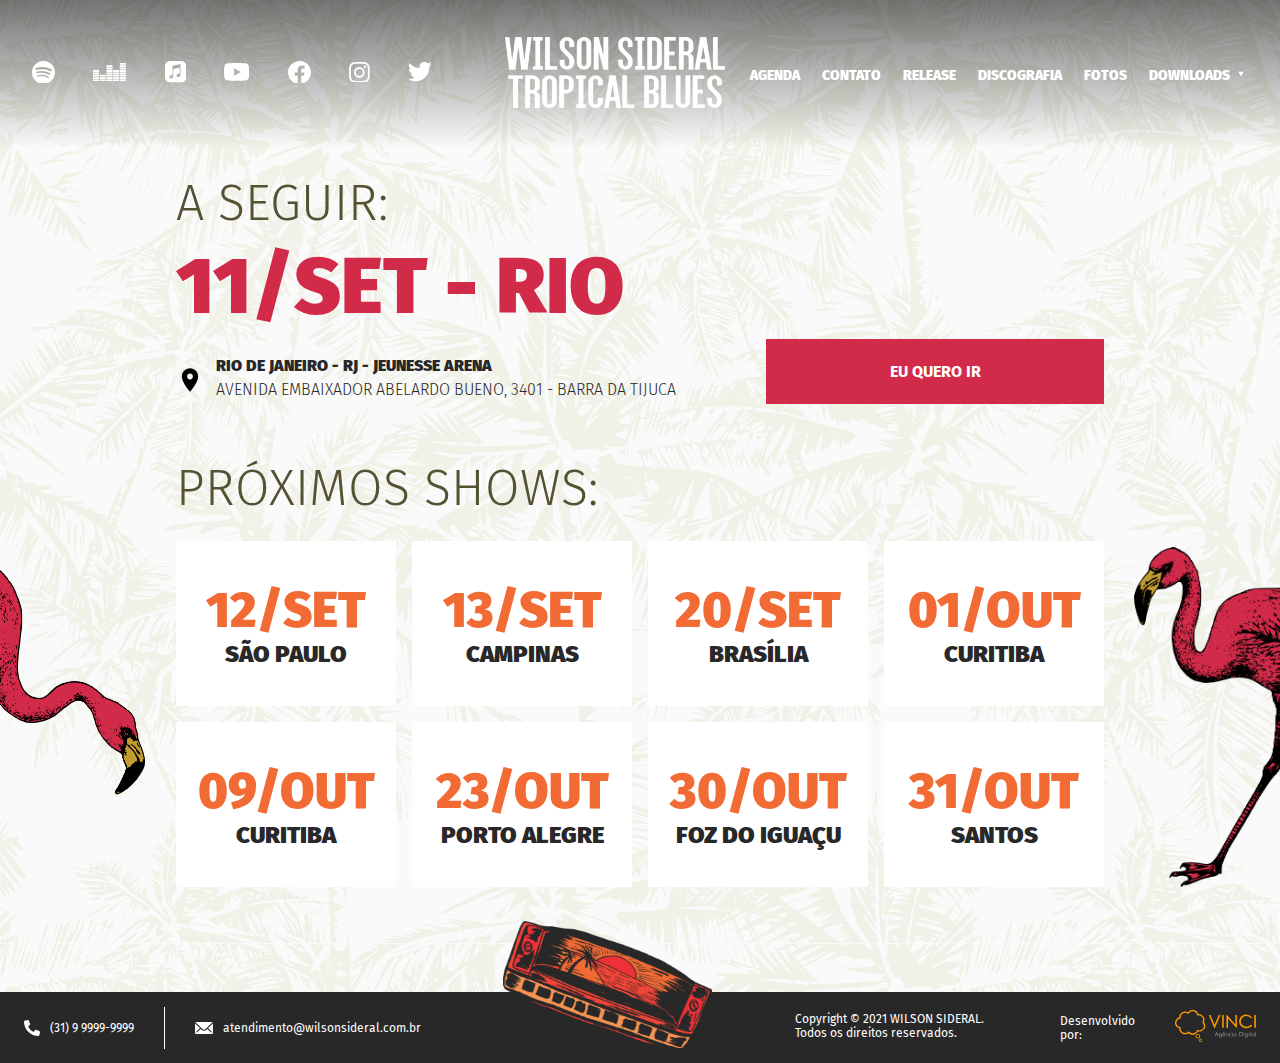
<file: agenda.html>
<!DOCTYPE html>
<html lang="pt-br">
<head>
    <meta charset="UTF-8">
    <meta http-equiv="X-UA-Compatible" content="IE=edge">
    <meta name="viewport" content="width=device-width, initial-scale=1.0">
    <meta name="description" content="Wilson Sideral">
    <link rel="preconnect" href="https://fonts.googleapis.com">
    <link rel="preconnect" href="https://fonts.gstatic.com" crossorigin>
    <link rel="stylesheet" href="./src/css/geral.css">
    <link rel="stylesheet" href="./src/css/agenda.css">
    <link href="https://fonts.googleapis.com/css2?family=Fira+Sans:wght@300;500;700;900&display=swap" rel="stylesheet">
    <title>agenda-wilson-sideral</title>
</head>

<body>
    <header class="main-header">

        <div class="logo-nav logo-header-mobile-only">
            <a href="/"><img id="logo-nav" src="./src/img/tb2 logo.png" alt="Logo-Wilson-Sideral" width="220px" height="71px"></a>
        </div>

        <nav class="navbar max-container">

            <ul class="icons">
                <li><a href="https://open.spotify.com/artist/43NwJ02BY0AU2fHjlSKLQO" target="_blank"><svg xmlns="http://www.w3.org/2000/svg" width="22.965" height="22.965" viewBox="0 0 22.965 22.965">
                            <defs>
                                <style>
                                    .nav-spotify {
                                        fill: #fff;
                                    }
                                </style>
                            </defs>
                            <path class="nav-spotify" d="M11.483.563A11.483,11.483,0,1,0,22.965,12.045,11.487,11.487,0,0,0,11.483.563Zm4.662,16.9a.883.883,0,0,1-.5 -.167C12.76,15.55,9.4,15.476,6.079,16.157a2.99,2.99,0,0,1-.551.12.721.721,0,0,1-.732-.732.734.734,0,0,1,.63-.778C9.218,13.93,13.094,14,16.4,15.981a.783.783,0,0,1,.449.764.7.7,0,0,1-.7.713Zm1.245-3.037a1.143,1.143,0,0,1-.569-.194A15,15,0,0,0,5.774,12.865a1.907,1.907,0,0,1-.551.12.9.9,0,0,1-.9-.9.911.911,0,0,1,.718-.958A15.574,15.574,0,0,1,9.57,10.5a16.208,16.208,0,0,1,8.2,2.107.965.965,0,0,1,.523.912.9.9,0,0,1-.9.9Zm1.435-3.528a1.065,1.065,0,0,1-.6-.181c-3.3-1.968-9.191-2.44-13.006-1.375a2.2,2.2,0,0,1-.6.12A1.069,1.069,0,0,1,3.547,8.364a1.094,1.094,0,0,1,.806-1.107,19.405,19.405,0,0,1,5.44-.7A19.555,19.555,0,0,1,19.3,8.767a1.087,1.087,0,0,1,.6,1.046,1.073,1.073,0,0,1-1.074,1.079Z" transform="translate(0 -0.563)" />
                        </svg></a></li>
                <li><a href="https://www.deezer.com/br/artist/1414683" target="_blank"><svg xmlns="http://www.w3.org/2000/svg" width="32.849" height="18.328" viewBox="0 0 32.849 18.328">
                            <defs>
                                <style>
                                    .nav-deezer {
                                        fill: #fff;
                                    }
                                </style>
                            </defs>
                            <path class="nav-deezer" d="M20.143,26.284h5.988V24.471H20.14v1.814Zm-13.427,0H12.7V24.471H6.715v1.814H6.72ZM0,26.284H5.988V24.471H0v1.814Zm13.427,0h5.995V24.471H13.427Zm13.434,0h5.988V24.471H26.861Zm0-2.36h5.988V22.118H26.861v1.82Zm-13.432,0h6.009V22.118h-6.01v1.82ZM0,23.925H6V22.118H0v1.82Zm6.72,0h5.995V22.118h-6v1.834l0-.014Zm13.454,0h5.995V22.118H20.149v1.834l.023-.014Zm0-2.354h5.995V19.764H20.149v1.82h.023Zm-13.42,0h5.968V19.764h-6v1.82h.022Zm-6.715,0H6.009V19.764H0v1.82H.022Zm13.427,0h5.995V19.764H13.441v1.82h.022Zm13.448,0h5.933V19.764H26.861v1.82H26.9Zm0-2.354h5.933V17.395H26.861v1.815H26.9Zm-13.427,0H19.46V17.395H13.438v1.815h.045Zm-13.427,0H6.022V17.395H0v1.815H.041Zm20.161,0h5.995V17.395H20.154v1.815h.06Zm0-2.354h5.995v-1.82H20.154v1.807h.06Zm-20.161,0H6.022V15.055H0v1.807H.041Zm13.427,0h5.995V15.055H13.427v1.807h.044Zm13.427,0h5.933v-1.82H26.861v1.818l.037,0ZM13.427,14.493h5.995V12.678H13.427Zm13.434,0h5.988V12.677H26.861ZM13.427,12.132h5.995V10.316H13.427v1.816Zm13.434,0h5.988V10.316H26.861v1.816Zm0-2.361h5.988V7.956H26.861Z" transform="translate(0 -7.956)" />
                        </svg></a></li>
                <li><a href="https://music.apple.com/br/artist/wilson-sideral/321735002" target="_blank"><svg xmlns="http://www.w3.org/2000/svg" width="21.23" height="21.228" viewBox="0 0 21.23 21.228">
                            <defs>
                                <style>
                                    .nav-apple-music {
                                        fill: #fff;
                                    }
                                </style>
                            </defs>
                            <g transform="translate(0)">
                                <path class="nav-apple-music" d="M21.228,5.418a8.164,8.164,0,0,0-.212-1.937A4.349,4.349,0,0,0,19.087.789a4.442,4.442,0,0,0-1.66-.643A9.285,9.285,0,0,0,16.044.013C16.008.01,15.97,0,15.934,0H5.3C5.164.01,5.03.017,4.9.024a6.169,6.169,0,0,0-1.94.355A4.419,4.419,0,0,0,.421,2.838,4.972,4.972,0,0,0,.1,4.084,9.385,9.385,0,0,0,.012,5.128c0,.028-.006.055-.009.082V16.022c.009.124.015.25.024.375a5.821,5.821,0,0,0,.44,2.1,4.406,4.406,0,0,0,2.861,2.479,5.814,5.814,0,0,0,1.144.2c.491.047.982.053,1.475.053H15.7a11.058,11.058,0,0,0,1.389-.088,4.722,4.722,0,0,0,2.031-.716,4.464,4.464,0,0,0,1.663-1.953,4.9,4.9,0,0,0,.327-1.171,10.811,10.811,0,0,0,.121-1.8q0-5.042,0-10.078ZM15.546,8.947V14a2.383,2.383,0,0,1-.216,1.067A1.873,1.873,0,0,1,14.1,16.075a4.082,4.082,0,0,1-.946.153,1.655,1.655,0,0,1-.8-3.147,3.773,3.773,0,0,1,.9-.287c.334-.073.67-.135,1-.212a.546.546,0,0,0,.451-.456.8.8,0,0,0,.018-.171q0-2.408,0-4.815a.641.641,0,0,0-.023-.164.254.254,0,0,0-.269-.207,3.2,3.2,0,0,0-.42.058q-1.008.2-2.017.4L9.94,7.647l-1.215.246c-.014,0-.028.009-.042.011a.4.4,0,0,0-.345.433c0,.037,0,.076,0,.115q0,3.452,0,6.9a2.712,2.712,0,0,1-.19,1.085,1.884,1.884,0,0,1-1.268,1.091,3.93,3.93,0,0,1-.951.152,1.628,1.628,0,0,1-1.7-1.366,1.65,1.65,0,0,1,1.021-1.835,5.217,5.217,0,0,1,.98-.274c.254-.053.509-.1.761-.157a.615.615,0,0,0,.531-.632v-.133q0-3.927,0-7.857A1.407,1.407,0,0,1,7.558,5.1a.614.614,0,0,1,.483-.458c.226-.058.456-.1.685-.146.648-.133,1.3-.262,1.946-.393L12.68,3.7c.593-.119,1.185-.239,1.778-.356a5.37,5.37,0,0,1,.587-.094.436.436,0,0,1,.49.426,1.818,1.818,0,0,1,.011.2q0,2.534,0,5.07Z" transform="translate(-0.003 -0.002)" />
                            </g>
                        </svg></a></li>
                <li><a href="https://www.youtube.com/channel/UCAL7n4EZA5difjBz1ltrwDA" target="_blank"><svg xmlns="http://www.w3.org/2000/svg" width="25.286" height="17.78" viewBox="0 0 25.286 17.78">
                            <defs>
                                <style>
                                    .nav-youtube {
                                        fill: #fff;
                                    }
                                </style>
                            </defs>
                            <path class="nav-youtube" d="M25.808,7.282a3.177,3.177,0,0,0-2.236-2.25C21.6,4.5,13.693,4.5,13.693,4.5s-7.907,0-9.879.532a3.177,3.177,0,0,0-2.236,2.25,33.331,33.331,0,0,0-.528,6.126,33.331,33.331,0,0,0,.528,6.126,3.13,3.13,0,0,0,2.236,2.214c1.972.532,9.879.532,9.879.532s7.907,0,9.879-.532a3.13,3.13,0,0,0,2.236-2.214,33.331,33.331,0,0,0,.528-6.126,33.331,33.331,0,0,0-.528-6.126Zm-14.7,9.886V9.648l6.609,3.76-6.609,3.76Z" transform="translate(-1.05 -4.5)" />
                        </svg></a></li>
                <li><a href="https://pt-br.facebook.com/wsideral" target="_blank"><svg xmlns="http://www.w3.org/2000/svg" width="22.965" height="22.826" viewBox="0 0 22.965 22.826">
                            <defs>
                                <style>
                                    .nav-facebook {
                                        fill: #fff;
                                    }
                                </style>
                            </defs>
                            <path class="nav-facebook" d="M23.528,12.045A11.483,11.483,0,1,0,10.251,23.389V15.364H7.334V12.045h2.917V9.515c0-2.878,1.713-4.467,4.337-4.467a17.671,17.671,0,0,1,2.571.224V8.1H15.71A1.66,1.66,0,0,0,13.839,9.89v2.155h3.185l-.509,3.319H13.839v8.024A11.487,11.487,0,0,0,23.528,12.045Z" transform="translate(-0.563 -0.563)" />
                        </svg></a></li>
                <li><a href="https://www.instagram.com/sideraloficial/" target="_blank"><svg xmlns="http://www.w3.org/2000/svg" width="20.754" height="20.75" viewBox="0 0 20.754 20.75">
                            <defs>
                                <style>
                                    .nav-instagram {
                                        fill: #fff;
                                    }
                                </style>
                            </defs>
                            <path class="nav-instagram" d="M10.374,7.293a5.32,5.32,0,1,0,5.32,5.32A5.312,5.312,0,0,0,10.374,7.293Zm0,8.779a3.459,3.459,0,1,1,3.459-3.459,3.465,3.465,0,0,1-3.459,3.459Zm6.778-9a1.241,1.241,0,1,1-1.241-1.241A1.238,1.238,0,0,1,17.153,7.075Zm3.523,1.259A6.141,6.141,0,0,0,19,3.987a6.181,6.181,0,0,0-4.348-1.676c-1.713-.1-6.848-.1-8.561,0A6.172,6.172,0,0,0,1.744,3.982,6.161,6.161,0,0,0,.068,8.33c-.1,1.713-.1,6.848,0,8.561a6.141,6.141,0,0,0,1.676,4.348,6.189,6.189,0,0,0,4.348,1.676c1.713.1,6.848.1,8.561,0A6.141,6.141,0,0,0,19,21.238a6.181,6.181,0,0,0,1.676-4.348c.1-1.713.1-6.843,0-8.556ZM18.463,18.729A3.5,3.5,0,0,1,16.491,20.7c-1.366.542-4.607.417-6.116.417s-4.755.12-6.116-.417a3.5,3.5,0,0,1-1.972-1.972c-.542-1.366-.417-4.607-.417-6.116s-.12-4.755.417-6.116A3.5,3.5,0,0,1,4.258,4.524c1.366-.542,4.607-.417,6.116-.417s4.755-.12,6.116.417A3.5,3.5,0,0,1,18.463,6.5c.542,1.366.417,4.607.417,6.116S19,17.368,18.463,18.729Z" transform="translate(0.005 -2.238)" />
                        </svg></a></li>
                <li><a href="https://twitter.com/sideraloficial" target="_blank"><svg xmlns="http://www.w3.org/2000/svg" width="23.706" height="19.254" viewBox="0 0 23.706 19.254">
                            <defs>
                                <style>
                                    .nav-twitter {
                                        fill: #fff;
                                    }
                                </style>
                            </defs>
                            <path class="nav-twitter" d="M21.269,8.179c.015.211.015.421.015.632A13.729,13.729,0,0,1,7.461,22.634,13.73,13.73,0,0,1,0,20.453a10.051,10.051,0,0,0,1.173.06,9.73,9.73,0,0,0,6.032-2.076,4.867,4.867,0,0,1-4.543-3.369,6.127,6.127,0,0,0,.918.075,5.139,5.139,0,0,0,1.279-.165,4.859,4.859,0,0,1-3.9-4.768v-.06a4.893,4.893,0,0,0,2.2.617,4.866,4.866,0,0,1-1.5-6.5A13.81,13.81,0,0,0,11.672,9.352a5.485,5.485,0,0,1-.12-1.113A4.863,4.863,0,0,1,19.96,4.915a9.566,9.566,0,0,0,3.084-1.173,4.845,4.845,0,0,1-2.136,2.677,9.74,9.74,0,0,0,2.8-.752,10.444,10.444,0,0,1-2.437,2.512Z" transform="translate(0 -3.381)" />
                        </svg></a></li>
            </ul>

            <div class="logo-nav">
                <a href="/"><img id="logo-nav" src="./src/img/tb2 logo.png" alt="Logo-Wilson-Sideral" width="220px" height="71px"></a>
            </div>


            <ul class="links">
                <li><a href="/agenda.html">AGENDA</a></li>
                <li><a href="/index.html#contato">CONTATO</a></li>
                <li><a href="/release.html">RELEASE</a></li>
                <li><a href="#">DISCOGRAFIA</a></li>
                <li><a href="/galeria.html">FOTOS</a></li>
                <li class="links-downloads">
                    <a>DOWNLOADS</a>
                    <span class="downloads-seta">
                        <svg xmlns="http://www.w3.org/2000/svg" xml:space="preserve" width="14px" height="12px" version="1.1" style="shape-rendering:geometricPrecision; text-rendering:geometricPrecision; image-rendering:optimizeQuality; fill-rule:evenodd; clip-rule:evenodd" viewBox="0 0 0.44 0.38" xmlns:xlink="http://www.w3.org/1999/xlink">
                            <defs>
                                <style type="text/css">
                                    .fil0 {
                                        fill: white
                                    }
                                </style>
                            </defs>
                            <polygon class="fil0" points="0.22,0 0.33,0.19 0.44,0.38 0.22,0.38 0,0.38 0.11,0.19 " />
                        </svg>
                    </span>
                    <div class="downloads-dropdown">
                        <a class="downloads-dropdown__link" href="#">Tropical Blues</a>
                        <a class="downloads-dropdown__link" href="#">Soul 2 Rock</a>
                        <a class="downloads-dropdown__link" href="#">Flausino e Sideral Cantam Cazuza</a>
                    </div>
                </li>
            </ul>


        </nav>

        <div class="mobile-only menu-toggle">
            <div id="menu-lines">
                <span></span>
                <span></span>
                <span></span>
            </div>
        </div>

    </header>

    <main>
        <section class="agenda">
            <div class="agenda-frame  max-container">
                <div class="agenda-datas">
                    <img class="flamingo-esqueda" src="./src/img/fla 1 tropical blues.png" alt="flamingo" width="337px" height="337px">
                    <div class="a-seguir-frame">
                        <div class="a-seguir-proximo">
                            <p class="title">A SEGUIR:</p>
                            <h2>11/SET - RIO</h2>
                            <div class="location">
                                <svg xmlns="http://www.w3.org/2000/svg" height="28px" viewBox="0 0 24 24" width="28px"
                                    fill="#000000">
                                    <path d="M0 0h24v24H0z" fill="none" />
                                    <path
                                        d="M12 2C8.13 2 5 5.13 5 9c0 5.25 7 13 7 13s7-7.75 7-13c0-3.87-3.13-7-7-7zm0 9.5c-1.38 0-2.5-1.12-2.5-2.5s1.12-2.5 2.5-2.5 2.5 1.12 2.5 2.5-1.12 2.5-2.5 2.5z" />
                                    </svg>
                                <div class="location-text">
                                    <P class="location-1">RIO DE JANEIRO - RJ - JEUNESSE ARENA</P>
                                    <P class="location-2">AVENIDA EMBAIXADOR ABELARDO BUENO, 3401 - BARRA DA TIJUCA</P>
                                </div>
                            </div>
                        </div>
                        <div class="a-seguir-btn">
                            <a href="#">
                                <button class="quero-ir-btn">EU QUERO IR</button>
                            </a>
                        </div>
                    </div>
                    <div class="proximas-datas">
                        <P class="title">PRÓXIMOS SHOWS:</P>
                        <div class="proximas-datas-grid">
                            <div class="data">
                                <h3>12/SET</h3>
                                <h4>SÃO PAULO</h4>
                            </div>
                            <div class="data">
                                <h3>13/SET</h3>
                                <h4>CAMPINAS</h4>
                            </div>
                            <div class="data">
                                <h3>20/SET</h3>
                                <h4>BRASÍLIA</h4>
                            </div> 
                            <div class="data">
                                <h3>01/OUT</h3>
                                <h4>CURITIBA</h4>
                            </div>
                            <div class="data">
                                <h3>09/OUT</h3>
                                <h4>CURITIBA</h4>
                            </div>
                            <div class="data">
                                <h3>23/OUT</h3>
                                <h4>PORTO ALEGRE</h4>
                            </div>
                            <div class="data">
                                <h3>30/OUT</h3>
                                <h4>FOZ DO IGUAÇU</h4>
                            </div>
                            <div class="data">
                                <h3>31/OUT</h3>
                                <h4>SANTOS</h4>
                            </div>
                        </div>
                    </div>
                    <img class="flamingo-direita" src="./src/img/fla 2 tropical blues.png" alt="flamingo" width="270px" height="340px">
                </div>
            </div>
        </section>
    </main>

    <footer>
        <section class="footer-frame max-container">
            <div class="footer-contato">
                <div class="tel">
                    <img src="./src/svg/Icon awesome-phone-alt.svg" alt="telefone">
                    <a href="tel:+4733378901">(31) 9 9999-9999</a>
                </div>
                <div class="line"></div>
                <div class="email">
                    <img src="./src/svg/Icon ionic-ios-mail.svg" alt="email">
                    <a href="mailto:atendimento@wilsonsideral.com.br">atendimento@wilsonsideral.com.br</a>
                </div>
            </div>
            <div class="footer-gaita">
                <img src="./src/img/gaita tropical blues.png" alt="gaita">
            </div>
            <div class="copyrigth-container">
                <div class="copyright">
                    <p>Copyright © 2021 WILSON SIDERAL. Todos os direitos reservados.</p>
                </div>
                <div class="vinci">
                    <p>Desenvolvido por:</p>
                    <a href="https://www.agenciavinci.com.br/"><img src="./src/svg/color.svg" alt="logo-vinci"></a>
                </div>
            </div>
        </section>
    </footer>
    <script src="./src/js/geral.js"></script>
</body>
</html>
</file>
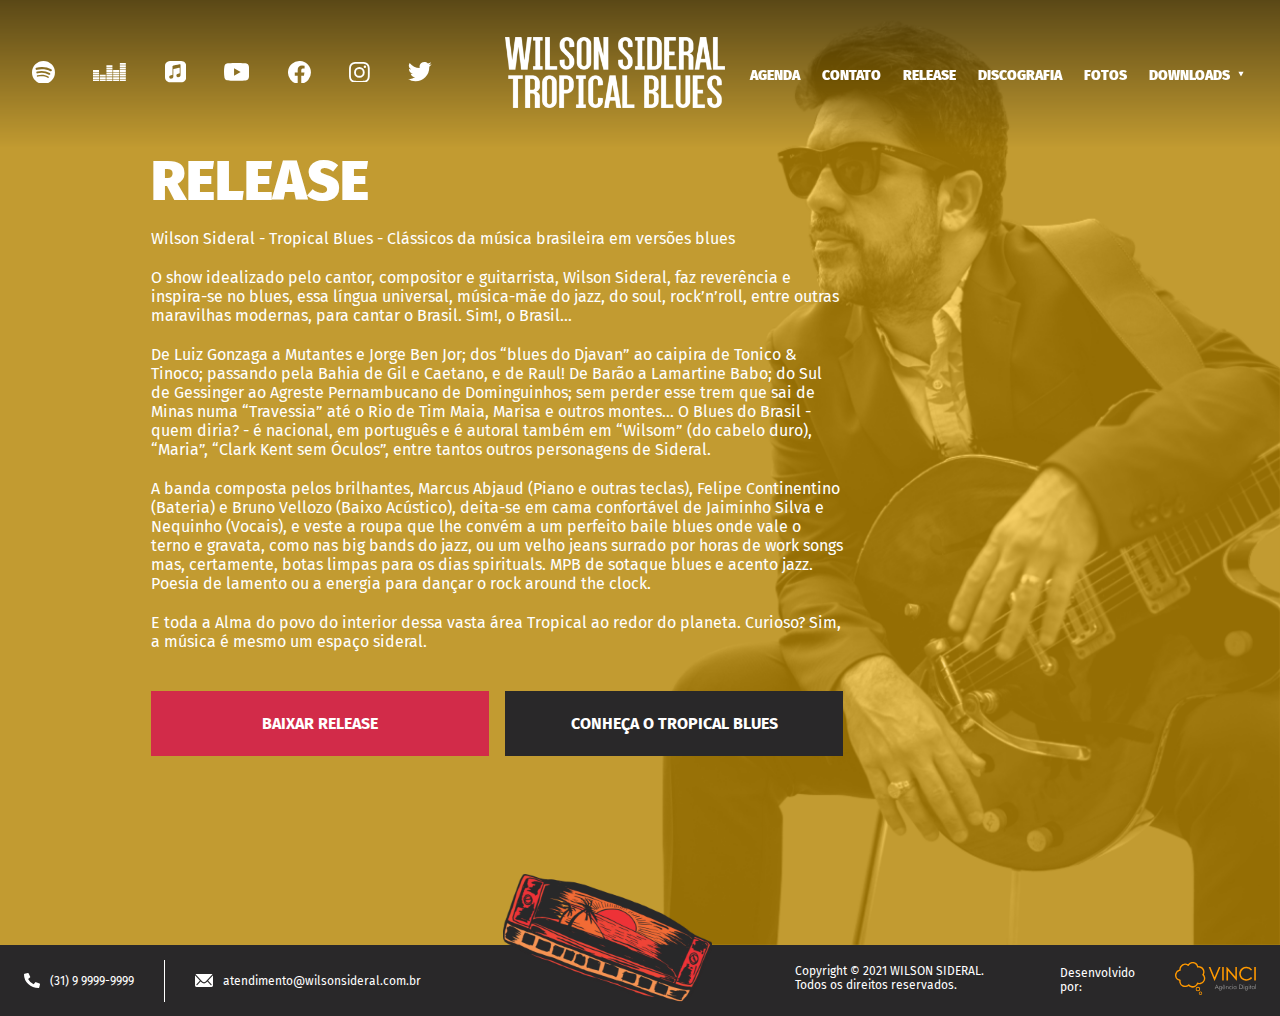
<file: release.html>
<!DOCTYPE html>
<html lang="pt-br">

<head>
    <meta charset="UTF-8">
    <meta http-equiv="X-UA-Compatible" content="IE=edge">
    <meta name="viewport" content="width=device-width, initial-scale=1.0">
    <meta name="description" content="Wilson Sideral">
    <link rel="preconnect" href="https://fonts.googleapis.com">
    <link rel="preconnect" href="https://fonts.gstatic.com" crossorigin>
    <link href="https://fonts.googleapis.com/css2?family=Fira+Sans:wght@300;500;700;900&display=swap" rel="stylesheet">
    <link rel="stylesheet" href="./src/css/geral.css">
    <link rel="stylesheet" href="./src/css/release.css">
    <title>release-wilson-sideral</title>
</head>

<body>

    <header class="main-header">

        <div class="logo-nav logo-header-mobile-only">
            <a href="/"><img id="logo-nav" src="./src/img/tb2 logo.png" alt="Logo-Wilson-Sideral" width="220px" height="71px"></a>
        </div>

        <nav class="navbar max-container">

            <ul class="icons">
                <li><a href="https://open.spotify.com/artist/43NwJ02BY0AU2fHjlSKLQO" target="_blank"><svg xmlns="http://www.w3.org/2000/svg" width="22.965" height="22.965" viewBox="0 0 22.965 22.965">
                            <defs>
                                <style>
                                    .nav-spotify {
                                        fill: #fff;
                                    }
                                </style>
                            </defs>
                            <path class="nav-spotify" d="M11.483.563A11.483,11.483,0,1,0,22.965,12.045,11.487,11.487,0,0,0,11.483.563Zm4.662,16.9a.883.883,0,0,1-.5 -.167C12.76,15.55,9.4,15.476,6.079,16.157a2.99,2.99,0,0,1-.551.12.721.721,0,0,1-.732-.732.734.734,0,0,1,.63-.778C9.218,13.93,13.094,14,16.4,15.981a.783.783,0,0,1,.449.764.7.7,0,0,1-.7.713Zm1.245-3.037a1.143,1.143,0,0,1-.569-.194A15,15,0,0,0,5.774,12.865a1.907,1.907,0,0,1-.551.12.9.9,0,0,1-.9-.9.911.911,0,0,1,.718-.958A15.574,15.574,0,0,1,9.57,10.5a16.208,16.208,0,0,1,8.2,2.107.965.965,0,0,1,.523.912.9.9,0,0,1-.9.9Zm1.435-3.528a1.065,1.065,0,0,1-.6-.181c-3.3-1.968-9.191-2.44-13.006-1.375a2.2,2.2,0,0,1-.6.12A1.069,1.069,0,0,1,3.547,8.364a1.094,1.094,0,0,1,.806-1.107,19.405,19.405,0,0,1,5.44-.7A19.555,19.555,0,0,1,19.3,8.767a1.087,1.087,0,0,1,.6,1.046,1.073,1.073,0,0,1-1.074,1.079Z" transform="translate(0 -0.563)" />
                        </svg></a></li>
                <li><a href="https://www.deezer.com/br/artist/1414683" target="_blank"><svg xmlns="http://www.w3.org/2000/svg" width="32.849" height="18.328" viewBox="0 0 32.849 18.328">
                            <defs>
                                <style>
                                    .nav-deezer {
                                        fill: #fff;
                                    }
                                </style>
                            </defs>
                            <path class="nav-deezer" d="M20.143,26.284h5.988V24.471H20.14v1.814Zm-13.427,0H12.7V24.471H6.715v1.814H6.72ZM0,26.284H5.988V24.471H0v1.814Zm13.427,0h5.995V24.471H13.427Zm13.434,0h5.988V24.471H26.861Zm0-2.36h5.988V22.118H26.861v1.82Zm-13.432,0h6.009V22.118h-6.01v1.82ZM0,23.925H6V22.118H0v1.82Zm6.72,0h5.995V22.118h-6v1.834l0-.014Zm13.454,0h5.995V22.118H20.149v1.834l.023-.014Zm0-2.354h5.995V19.764H20.149v1.82h.023Zm-13.42,0h5.968V19.764h-6v1.82h.022Zm-6.715,0H6.009V19.764H0v1.82H.022Zm13.427,0h5.995V19.764H13.441v1.82h.022Zm13.448,0h5.933V19.764H26.861v1.82H26.9Zm0-2.354h5.933V17.395H26.861v1.815H26.9Zm-13.427,0H19.46V17.395H13.438v1.815h.045Zm-13.427,0H6.022V17.395H0v1.815H.041Zm20.161,0h5.995V17.395H20.154v1.815h.06Zm0-2.354h5.995v-1.82H20.154v1.807h.06Zm-20.161,0H6.022V15.055H0v1.807H.041Zm13.427,0h5.995V15.055H13.427v1.807h.044Zm13.427,0h5.933v-1.82H26.861v1.818l.037,0ZM13.427,14.493h5.995V12.678H13.427Zm13.434,0h5.988V12.677H26.861ZM13.427,12.132h5.995V10.316H13.427v1.816Zm13.434,0h5.988V10.316H26.861v1.816Zm0-2.361h5.988V7.956H26.861Z" transform="translate(0 -7.956)" />
                        </svg></a></li>
                <li><a href="https://music.apple.com/br/artist/wilson-sideral/321735002" target="_blank"><svg xmlns="http://www.w3.org/2000/svg" width="21.23" height="21.228" viewBox="0 0 21.23 21.228">
                            <defs>
                                <style>
                                    .nav-apple-music {
                                        fill: #fff;
                                    }
                                </style>
                            </defs>
                            <g transform="translate(0)">
                                <path class="nav-apple-music" d="M21.228,5.418a8.164,8.164,0,0,0-.212-1.937A4.349,4.349,0,0,0,19.087.789a4.442,4.442,0,0,0-1.66-.643A9.285,9.285,0,0,0,16.044.013C16.008.01,15.97,0,15.934,0H5.3C5.164.01,5.03.017,4.9.024a6.169,6.169,0,0,0-1.94.355A4.419,4.419,0,0,0,.421,2.838,4.972,4.972,0,0,0,.1,4.084,9.385,9.385,0,0,0,.012,5.128c0,.028-.006.055-.009.082V16.022c.009.124.015.25.024.375a5.821,5.821,0,0,0,.44,2.1,4.406,4.406,0,0,0,2.861,2.479,5.814,5.814,0,0,0,1.144.2c.491.047.982.053,1.475.053H15.7a11.058,11.058,0,0,0,1.389-.088,4.722,4.722,0,0,0,2.031-.716,4.464,4.464,0,0,0,1.663-1.953,4.9,4.9,0,0,0,.327-1.171,10.811,10.811,0,0,0,.121-1.8q0-5.042,0-10.078ZM15.546,8.947V14a2.383,2.383,0,0,1-.216,1.067A1.873,1.873,0,0,1,14.1,16.075a4.082,4.082,0,0,1-.946.153,1.655,1.655,0,0,1-.8-3.147,3.773,3.773,0,0,1,.9-.287c.334-.073.67-.135,1-.212a.546.546,0,0,0,.451-.456.8.8,0,0,0,.018-.171q0-2.408,0-4.815a.641.641,0,0,0-.023-.164.254.254,0,0,0-.269-.207,3.2,3.2,0,0,0-.42.058q-1.008.2-2.017.4L9.94,7.647l-1.215.246c-.014,0-.028.009-.042.011a.4.4,0,0,0-.345.433c0,.037,0,.076,0,.115q0,3.452,0,6.9a2.712,2.712,0,0,1-.19,1.085,1.884,1.884,0,0,1-1.268,1.091,3.93,3.93,0,0,1-.951.152,1.628,1.628,0,0,1-1.7-1.366,1.65,1.65,0,0,1,1.021-1.835,5.217,5.217,0,0,1,.98-.274c.254-.053.509-.1.761-.157a.615.615,0,0,0,.531-.632v-.133q0-3.927,0-7.857A1.407,1.407,0,0,1,7.558,5.1a.614.614,0,0,1,.483-.458c.226-.058.456-.1.685-.146.648-.133,1.3-.262,1.946-.393L12.68,3.7c.593-.119,1.185-.239,1.778-.356a5.37,5.37,0,0,1,.587-.094.436.436,0,0,1,.49.426,1.818,1.818,0,0,1,.011.2q0,2.534,0,5.07Z" transform="translate(-0.003 -0.002)" />
                            </g>
                        </svg></a></li>
                <li><a href="https://www.youtube.com/channel/UCAL7n4EZA5difjBz1ltrwDA" target="_blank"><svg xmlns="http://www.w3.org/2000/svg" width="25.286" height="17.78" viewBox="0 0 25.286 17.78">
                            <defs>
                                <style>
                                    .nav-youtube {
                                        fill: #fff;
                                    }
                                </style>
                            </defs>
                            <path class="nav-youtube" d="M25.808,7.282a3.177,3.177,0,0,0-2.236-2.25C21.6,4.5,13.693,4.5,13.693,4.5s-7.907,0-9.879.532a3.177,3.177,0,0,0-2.236,2.25,33.331,33.331,0,0,0-.528,6.126,33.331,33.331,0,0,0,.528,6.126,3.13,3.13,0,0,0,2.236,2.214c1.972.532,9.879.532,9.879.532s7.907,0,9.879-.532a3.13,3.13,0,0,0,2.236-2.214,33.331,33.331,0,0,0,.528-6.126,33.331,33.331,0,0,0-.528-6.126Zm-14.7,9.886V9.648l6.609,3.76-6.609,3.76Z" transform="translate(-1.05 -4.5)" />
                        </svg></a></li>
                <li><a href="https://pt-br.facebook.com/wsideral" target="_blank"><svg xmlns="http://www.w3.org/2000/svg" width="22.965" height="22.826" viewBox="0 0 22.965 22.826">
                            <defs>
                                <style>
                                    .nav-facebook {
                                        fill: #fff;
                                    }
                                </style>
                            </defs>
                            <path class="nav-facebook" d="M23.528,12.045A11.483,11.483,0,1,0,10.251,23.389V15.364H7.334V12.045h2.917V9.515c0-2.878,1.713-4.467,4.337-4.467a17.671,17.671,0,0,1,2.571.224V8.1H15.71A1.66,1.66,0,0,0,13.839,9.89v2.155h3.185l-.509,3.319H13.839v8.024A11.487,11.487,0,0,0,23.528,12.045Z" transform="translate(-0.563 -0.563)" />
                        </svg></a></li>
                <li><a href="https://www.instagram.com/sideraloficial/" target="_blank"><svg xmlns="http://www.w3.org/2000/svg" width="20.754" height="20.75" viewBox="0 0 20.754 20.75">
                            <defs>
                                <style>
                                    .nav-instagram {
                                        fill: #fff;
                                    }
                                </style>
                            </defs>
                            <path class="nav-instagram" d="M10.374,7.293a5.32,5.32,0,1,0,5.32,5.32A5.312,5.312,0,0,0,10.374,7.293Zm0,8.779a3.459,3.459,0,1,1,3.459-3.459,3.465,3.465,0,0,1-3.459,3.459Zm6.778-9a1.241,1.241,0,1,1-1.241-1.241A1.238,1.238,0,0,1,17.153,7.075Zm3.523,1.259A6.141,6.141,0,0,0,19,3.987a6.181,6.181,0,0,0-4.348-1.676c-1.713-.1-6.848-.1-8.561,0A6.172,6.172,0,0,0,1.744,3.982,6.161,6.161,0,0,0,.068,8.33c-.1,1.713-.1,6.848,0,8.561a6.141,6.141,0,0,0,1.676,4.348,6.189,6.189,0,0,0,4.348,1.676c1.713.1,6.848.1,8.561,0A6.141,6.141,0,0,0,19,21.238a6.181,6.181,0,0,0,1.676-4.348c.1-1.713.1-6.843,0-8.556ZM18.463,18.729A3.5,3.5,0,0,1,16.491,20.7c-1.366.542-4.607.417-6.116.417s-4.755.12-6.116-.417a3.5,3.5,0,0,1-1.972-1.972c-.542-1.366-.417-4.607-.417-6.116s-.12-4.755.417-6.116A3.5,3.5,0,0,1,4.258,4.524c1.366-.542,4.607-.417,6.116-.417s4.755-.12,6.116.417A3.5,3.5,0,0,1,18.463,6.5c.542,1.366.417,4.607.417,6.116S19,17.368,18.463,18.729Z" transform="translate(0.005 -2.238)" />
                        </svg></a></li>
                <li><a href="https://twitter.com/sideraloficial" target="_blank"><svg xmlns="http://www.w3.org/2000/svg" width="23.706" height="19.254" viewBox="0 0 23.706 19.254">
                            <defs>
                                <style>
                                    .nav-twitter {
                                        fill: #fff;
                                    }
                                </style>
                            </defs>
                            <path class="nav-twitter" d="M21.269,8.179c.015.211.015.421.015.632A13.729,13.729,0,0,1,7.461,22.634,13.73,13.73,0,0,1,0,20.453a10.051,10.051,0,0,0,1.173.06,9.73,9.73,0,0,0,6.032-2.076,4.867,4.867,0,0,1-4.543-3.369,6.127,6.127,0,0,0,.918.075,5.139,5.139,0,0,0,1.279-.165,4.859,4.859,0,0,1-3.9-4.768v-.06a4.893,4.893,0,0,0,2.2.617,4.866,4.866,0,0,1-1.5-6.5A13.81,13.81,0,0,0,11.672,9.352a5.485,5.485,0,0,1-.12-1.113A4.863,4.863,0,0,1,19.96,4.915a9.566,9.566,0,0,0,3.084-1.173,4.845,4.845,0,0,1-2.136,2.677,9.74,9.74,0,0,0,2.8-.752,10.444,10.444,0,0,1-2.437,2.512Z" transform="translate(0 -3.381)" />
                        </svg></a></li>
            </ul>

            <div class="logo-nav">
                <a href="/"><img id="logo-nav" src="./src/img/tb2 logo.png" alt="Logo-Wilson-Sideral" width="220px" height="71px"></a>
            </div>


            <ul class="links">
                <li><a href="/agenda.html">AGENDA</a></li>
                <li><a href="/index.html#contato">CONTATO</a></li>
                <li><a href="/release.html">RELEASE</a></li>
                <li><a href="#">DISCOGRAFIA</a></li>
                <li><a href="/galeria.html">FOTOS</a></li>
                <li class="links-downloads">
                    <a>DOWNLOADS</a>
                    <span class="downloads-seta">
                        <svg xmlns="http://www.w3.org/2000/svg" xml:space="preserve" width="14px" height="12px" version="1.1" style="shape-rendering:geometricPrecision; text-rendering:geometricPrecision; image-rendering:optimizeQuality; fill-rule:evenodd; clip-rule:evenodd" viewBox="0 0 0.44 0.38" xmlns:xlink="http://www.w3.org/1999/xlink">
                            <defs>
                                <style type="text/css">
                                    .fil0 {
                                        fill: white
                                    }
                                </style>
                            </defs>
                            <polygon class="fil0" points="0.22,0 0.33,0.19 0.44,0.38 0.22,0.38 0,0.38 0.11,0.19 " />
                        </svg>
                    </span>
                    <div class="downloads-dropdown">
                        <a class="downloads-dropdown__link" href="#">Tropical Blues</a>
                        <a class="downloads-dropdown__link" href="#">Soul 2 Rock</a>
                        <a class="downloads-dropdown__link" href="#">Flausino e Sideral Cantam Cazuza</a>
                    </div>
                </li>
            </ul>


        </nav>

        <div class="mobile-only menu-toggle">
            <div id="menu-lines">
                <span></span>
                <span></span>
                <span></span>
            </div>
        </div>

    </header>


    <section class="release">
        <div class="max-container">
            <div class="release-frame">
                <h1>RELEASE</h1>
                <p>Wilson Sideral - Tropical Blues - Clássicos da música brasileira em versões blues</p>
                <p>O show idealizado pelo cantor, compositor e guitarrista, Wilson Sideral, faz reverência e inspira-se no blues, essa língua universal, música-mãe do jazz, do soul, rock’n’roll, entre outras maravilhas modernas, para cantar o Brasil. Sim!, o Brasil...</p>
                <p>De Luiz Gonzaga a Mutantes e Jorge Ben Jor; dos “blues do Djavan” ao caipira de Tonico & Tinoco; passando pela Bahia de Gil e Caetano, e de Raul! De Barão a Lamartine Babo; do Sul de Gessinger ao Agreste Pernambucano de Dominguinhos; sem perder esse trem que sai de Minas numa “Travessia” até o Rio de Tim Maia, Marisa e outros montes… O Blues do Brasil - quem diria? - é nacional, em português e é autoral também em “Wilsom” (do cabelo duro), “Maria”, “Clark Kent sem Óculos”, entre tantos outros personagens de Sideral.</p>
                <p>A banda composta pelos brilhantes, Marcus Abjaud (Piano e outras teclas), Felipe Continentino (Bateria) e Bruno Vellozo (Baixo Acústico), deita-se em cama confortável de Jaiminho Silva e Nequinho (Vocais), e veste a roupa que lhe convém a um perfeito baile blues onde vale o terno e gravata, como nas big bands do jazz, ou um velho jeans surrado por horas de work songs mas, certamente, botas limpas para os dias spirituals. MPB de sotaque blues e acento jazz. Poesia de lamento ou a energia para dançar o rock around the clock.</p>
                <p>E toda a Alma do povo do interior dessa vasta área Tropical ao redor do planeta. Curioso? Sim, a música é mesmo um espaço sideral.</p>
                <div class="release-buttons">
                    <a href="#">
                        <button class="btn-1">
                            BAIXAR RELEASE
                        </button>
                    </a>
                    <a href="#">
                        <button class="btn-2">
                            CONHEÇA O TROPICAL BLUES
                        </button>
                    </a>
                </div>
            </div>
        </div>
    </section>

    <footer>
        <section class="footer-frame max-container">
            <div class="footer-contato">
                <div class="tel">
                    <img src="./src/svg/Icon awesome-phone-alt.svg" alt="telefone">
                    <a href="">(31) 9 9999-9999</a>
                </div>
                <div class="line"></div>
                <div class="email">
                    <img src="./src/svg/Icon ionic-ios-mail.svg" alt="email">
                    <a href="mailto:atendimento@wilsonsideral.com.br">atendimento@wilsonsideral.com.br</a>
                </div>
            </div>
            <div class="footer-gaita">
                <img src="./src/img/gaita tropical blues.png" alt="gaita">
            </div>
            <div class="copyrigth-container">
                <div class="copyright">
                    <p>Copyright © 2021 WILSON SIDERAL. Todos os direitos reservados.</p>
                </div>
                <div class="vinci">
                    <p>Desenvolvido por:</p>
                    <a href="https://www.agenciavinci.com.br/"><img src="./src/svg/color.svg" alt="logo-vinci"></a>
                </div>
            </div>
        </section>
    </footer>
    <script src="./src/js/geral.js"></script>
</body>

</html>
</file>
<file: src/css/agenda.css>
/*  GERAL  */






body{
    color: #fff;
    background-color: #fafafa;
    font-family: 'Fira Sans', sans-serif;
}

/*  header e barra de navegação  */



button{
    font-size: 16px;
    text-transform: none;
    -webkit-appearance: button;
    border-style: none;
    display: flex;
    width: 100%;
    height: 65px;
    justify-content: center;
    align-items: center;
    font-weight: bold;
    font-family: 'Fira Sans', sans-serif;
    background-color: #D22B49;
    color: #FFFFFF;
    cursor: pointer;
}

.quero-ir-btn:hover{
    background-color: #F26B35;
    color: #FFFFFF;
}

/* FONTES */

a{
    text-decoration: none;
}

h2{
    font-size: 80px;
    font-weight: 900;
    color: #D22B49;
}
@media (max-width:768px) {
    h2{
        font-size: 60px;
    }
}


h3{
    font-size: 50px;
    color: #F26B35;
    font-weight: 900;
}

h4{
    font-size: 24px;
    font-weight: 900;
    color: #292829;
}

@media (max-width:768px) {
    h3{
        font-size: 18px;
    }
    h4{
        font-size: 10px;
    }
}


.location-1{
    font-size: 16px;
    font-weight: 900;
    color: #292829;
    margin-bottom: 5px;
}

.location-2{
    font-size: 16px;
    font-weight: 300;
    color: #292829;
}

@media (max-width:768px) {
    .location-1{
        font-size: 14px;
    }
    
    .location-2{
        font-size: 10px;
    }
}

.title{
    font-size: 50px;
    font-weight: 300;
    color: #555234;
}

@media (max-width:768px) {
    .title{
        font-size: 33px;
    }    
    .proximas-datas .title{
        padding-left: 18px;
        margin-bottom: 8px;

    }    
}

/* section - AGENDA */

.agenda{
    background-image: url(../img/Imagem\ 97.png);
    padding-bottom: 105px;
    overflow: hidden;
    padding-top: var(--header-height);
    margin-top: calc(0px - var(--header-height));
}
@media (max-width:768px) {  
    .agenda{
        padding-bottom: 120px;
    }
}


.agenda-frame{
    display: flex;
    align-items: flex-end;
    justify-content: center;
    padding-top: 25px;
}

.agenda-datas{
   /*  height: 779px; */
    width: 100%;
    max-width: 928px;
    position: relative;
}

.a-seguir-frame{
    display: flex;
    align-items: flex-end;
    justify-content: space-between;
    margin-bottom: 54px;
}

@media (max-width:768px) {
    .a-seguir-frame{
        flex-direction: column;
        align-items: center;
        justify-content: space-between;
        gap: 45px;
        margin-bottom: 58px;
    }    
}


.location{
    display: flex;
    align-items: center;
    justify-content: stretch;
    gap: 12px;
}

@media (max-width:768px) {
    .location{
        gap: 9px;
    }
}

.location-1 p{
    margin-bottom: 5px;
}

.a-seguir-btn{
    width: 100%;
    max-width: 338px;
}

.data{
    height: 165px;
    background-color: #FFFFFF;
    display: flex;
    flex-direction: column;
    justify-content: center;
    align-items: center;
    border: 3px solid transparent;
    transition: all 0.3s;
}
@media (max-width:768px) {
    .data{
        height: 67px;
    }
}

.data:hover{
    background: #FFFFFF 0% 0% no-repeat padding-box;
    border-color: #D22B49;
    opacity: 1;
}


.proximas-datas-grid{
    display: grid;
    grid-template-columns: repeat(4, 1fr);
    gap: 16px;
}

@media (max-width:768px) {
    .proximas-datas{
        max-width: 560px;
        margin: 0 auto;
    }

    .proximas-datas-grid{
        gap: 8px;
        padding: 0 10px;
        max-width: 520px;
        margin: 0 auto;
    }
}

.proximas-datas p{
    padding-bottom: 0px;
    margin-bottom: 23px;
}


.a-seguir-proximo h2{
    margin-bottom: 22.41px;
}

.a-seguir-proximo p{
    margin-bottom: 5px;
}

[class*="flamingo-"]{
    position: absolute;
    bottom: 0;
    --offset: -300px;
}

.flamingo-direita {
    right: var(--offset)
}

.flamingo-esqueda {
    left: calc(var(--offset) - 68px);
}

@media (max-width: 768px){
    [class*="flamingo-"]{
        --offset: 0px;
        bottom: -121px;
        height: 100px;
        width: auto;
    }
    
    .flamingo-esqueda {
        left: calc(var(--offset) - 0px);
    }

}
</file>
<file: src/css/release.css>
a{
    text-decoration: none;
    color: inherit;
}

h1{
    font-size: 56px;
    font-weight: 900;
}

button{
    font-size: 16px;
    text-transform: none;
    -webkit-appearance: button;
    border-style: none;
}

body{
    color: #ffff;
    font-family: 'Fira Sans', sans-serif;
    background-color: #292829;
}

.release{
    min-height: 945px;
    max-width: 100%;
    margin: 0 auto;
    background-image: url(../img/Imagem\ 99.png);
    background-position: center;
    background-repeat: no-repeat;
    background-size: auto 100%;
    padding-top: var(--header-height);
    margin-top: calc(0px - var(--header-height));
    background-color: #c29b31;
}
@media (max-width:1660px) {
    .release{
        background-position: top 0  right 0;
    }
 
}

.release-frame{
    padding-left: 127px;
    width: 819px;
    max-width: 100%;
    display: flex;
    flex-direction: column;
    justify-content: flex-end;
}
@media (max-width: 1100px) {
    .release-frame{
        padding: unset;    
        margin: auto;
        width: 692px;
    }
}

.release-frame h1{
    margin-bottom: 14px;
}

.release-frame p{
    font-size: 16px;
    font-weight: normal;
    margin-bottom: 20px;
}

.release-frame > p:nth-child(6) {
    margin-bottom: 3px;
    margin-bottom: 40px;
}

.release-buttons {
    display: flex;
    justify-content: space-between;
    gap: 16px;
    }

button{
    font-size: 16px;
    text-transform: none;
    border-style: none;
    display: flex;
    width: 338px;
    height: 65px;
    justify-content: center;
    align-items: center;
    font-weight: bold;
    font-family: 'Fira Sans', sans-serif;
    cursor: pointer;
}

.btn-1{
    background-color: #D22B49;
    color: #FFFFFF;
}

.btn-1:hover{
    background-color: #292829;
}

.btn-2{
    background-color: #292829;
    color: #FFFFFF;
}

.btn-2:hover{
    background-color: #D22B49;
}

/* FOOTER */




@media (max-width: 768px){

    .release {
        justify-content: center;
        height: auto;
        width: 100%;
        padding-bottom: 50px;
        background-position: top 30px right calc(-600px - -50vw);
        /* background-size: 1920px; */
        }


    .release-buttons {
        justify-content: space-between;
        flex-direction: column;
        align-items: center;
        gap: 14px;
        }

    .release-frame > h1{
        align-items: center;
        display: flex;
        justify-content: center;
        margin-bottom: 36px;
        font-size: 33px;
    }

    .release-frame p {
        font-size: 18px;
    } 

    /* FOOTER */
  
}
</file>
<file: src/css/geral.css>
/* Reset e Geral */

:root {
    --header-height: 148px
}

* {
    box-sizing: border-box;
    margin: 0;
    padding: 0;
    list-style: none;
}

.max-container {
    width: calc(97vw - 10px);
    max-width: 1400px;
    margin: 0 auto;
}


/* Header */

header {
    background: #000000;
    background: transparent linear-gradient(180deg, #0008 0%, #0000 100%) 0% 0% no-repeat padding-box;
    width: 100%;
    position: sticky;
    top: 0;
    z-index: 98;
}

.navbar {
    display: grid;
    grid-template-columns: 1fr auto 1fr;
    align-items: center;
    height: var(--header-height);
    gap: 25px;
    width: 95vw;
}

.navbar ul {
    display: flex;
}

.links li>a {
    text-decoration: none;
    color: #ffff;
    font-size: 14px;
    font-weight: 900;
}

.links {
    justify-content: flex-end;
    gap: 22px;
}

.links li>a:hover {
    color: #FFFFFF;
    opacity: 60%;
}


.links-downloads {
    position: relative;
    white-space: nowrap;
}

.links-downloads a{
    cursor:pointer;
    color: #FFFFFF;
}

/* .links-downloads:hover>a, */ .links-downloads.active>a{
    color: #FFFFFF;
    opacity: 60%;
}

.downloads-seta>svg {
    transform: rotate(180deg) scale(0.4);
}

.links-downloads:hover .downloads-seta>svg, .links-downloads.active .downloads-seta>svg{
    position: relative;
    left: 22px;
    transform: rotate(0deg) scale(0.4);
}

.downloads-dropdown {
    display: none;
    position: absolute;
    padding-top: 16px;
    flex-direction: column;
    align-items: flex-start;
    gap: 14px;
    white-space: break-spaces;
}

.links-downloads:hover .downloads-dropdown, .links-downloads.active .downloads-dropdown{
    display: flex;
}

.downloads-dropdown__link {
    font-weight: 500;
    font-size: 12px;
}

.downloads-dropdown__link:hover {
    font-weight: 900;
}


.icons {
    justify-content: space-between;
    align-items: center;
    gap: 5px;
    max-width: 400px;
}

li:hover .nav-spotify{
    fill: #47D760;
}

li:hover .nav-deezer{
    fill: #EBDD8E;
}

li:hover .nav-apple-music {
    fill: #EE595B;
}

li:hover .nav-youtube{
    fill: #F61900;
}

li:hover .nav-facebook{
    fill: #0E6BE3;
}

li:hover .nav-instagram{
    fill: #F87048;
}

li:hover .nav-twitter{
    fill: #2AA0F2;
}


.mobile-only {
    display: none;
    justify-content: flex-end;
}

#menu-lines {
    width: 26px;
    height: 21px;
    position: relative;
    -webkit-transform: rotate(0deg);
    -moz-transform: rotate(0deg);
    -o-transform: rotate(0deg);
    transform: rotate(0deg);
    -webkit-transition: .5s ease-in-out;
    -moz-transition: .5s ease-in-out;
    -o-transition: .5s ease-in-out;
    transition: .5s ease-in-out;
    cursor: pointer;
}

#menu-lines span {
    display: block;
    position: absolute;
    height: 5px;
    width: 100%;
    background: white;
    opacity: 1;
    left: 0;
    -webkit-transform: rotate(0deg);
    -moz-transform: rotate(0deg);
    -o-transform: rotate(0deg);
    transform: rotate(0deg);
    -webkit-transition: .25s ease-in-out;
    -moz-transition: .25s ease-in-out;
    -o-transition: .25s ease-in-out;
    transition: .25s ease-in-out;
}

#menu-lines span:nth-child(1) {
    top: 0px;
    -webkit-transform-origin: right center;
    -moz-transform-origin: right center;
    -o-transform-origin: right center;
    transform-origin: right center;
}

#menu-lines span:nth-child(2) {
    top: 8px;
    -webkit-transform-origin: right center;
    -moz-transform-origin: right center;
    -o-transform-origin: right center;
    transform-origin: right center;
}

#menu-lines span:nth-child(3) {
    top: 16px;
    -webkit-transform-origin: right center;
    -moz-transform-origin: right center;
    -o-transform-origin: right center;
    transform-origin: right center;
}

#menu-lines.open span:nth-child(1) {
    -webkit-transform: rotate(-45deg);
    -moz-transform: rotate(-45deg);
    -o-transform: rotate(-45deg);
    transform: rotate(-45deg);
    top: -3px;
    left: -4px;
}

#menu-lines.open span:nth-child(2) {
    width: 0%;
    opacity: 0;
}

#menu-lines.open span:nth-child(3) {
    -webkit-transform: rotate(45deg);
    -moz-transform: rotate(-5deg);
    -o-transform: rotate(45deg);
    transform: rotate(45deg);
    top: 15px;
    left: -4px;
}


.logo-header-mobile-only {
    opacity: .5;
    transition: all .3s;
    display: none;
}


@media (max-width:991px) {
    :root{
        --header-height: 104px;
    }

    .mobile-only {
        display: flex;
    }

    .logo-nav img{
        width: 124px;
        height: 40px;
    }

    /* Element | http://127.0.0.1:5500/release.html */

    .navbar {
        background: #f5deb396;
        position: sticky;
        width: 100vw;
        left: 0;
        height: 100vh;
        transition: opacity .3s;
        grid-template-columns: auto 1fr auto 6px;
        position: absolute;
        top: 0;
        background: rgb(0, 0, 0);
        background: linear-gradient(90deg, rgb(0, 0, 0) 60%, rgba(0, 0, 0, 0.5) 100%);
        grid-template-rows: var(--header-height) auto 1fr;
        align-items: unset;
        opacity: 0;
        transform: translateX(-100vw);
        padding-left: 20px;
    }

    /* Element | http://127.0.0.1:5500/release.html */

    body>header:nth-child(1) {
        height: var(--header-height);
    }

    /* geral.css | http://127.0.0.1:5500/src/css/geral.css */

    .icons {
        justify-content: unset;
        align-items: unset;
        gap: unset;
        flex-direction: column;
        grid-column: 3;
        grid-row: 2;
        display: grid;
        align-items: center;
        gap: 17px;
    }

    /* Element | http://127.0.0.1:5500/release.html */

    .links {
        justify-content: unset;
        grid-column: 1;
        grid-row: 2;
        display: grid;
    }

    .navbar ul {
        flex-direction: column;
        justify-content: flex-start;
    }

    .logo-header-mobile-only {
        opacity: 1;
        display: flex;
        height: 100%;
        align-items: center;
        justify-content: center;
    }

    .menu-active .navbar {
        opacity: 1;
        transform: translateX(0vw);
    }

    .menu-active .logo-header-mobile-only {
        opacity: 0
    }

    /* Element | http://127.0.0.1:5500/release.html */

    .menu-toggle {
        cursor: pointer;
        position: absolute;
        right: 33px;
        z-index: 999;
        top: 42px;
    }

    .logo-nav{
        display: flex;
        align-items: center;
        justify-content: cneter;
    }


}



/* Footer */

.footer-frame {
    background-color: #292829;
    height: 71px;
    display: flex;
    align-items: center;
    justify-content: center;
    justify-content: space-between;
}

footer {
    height: 71px;
    position: relative;
    background-color: #292829;
}

.tel a {
    font-size: 12px;
    text-decoration: none;
    color: #ffff;
    flex-shrink: 0;
}

.email a {
    font-size: 12px;
    text-decoration: none;
    color: #ffff;
}

.copyright {
    width: 195px;
    height: 32px;
}

.copyright p {
    font-size: 12px;
    color: #ffff;
}

.vinci {
    width: 196px;
    height: 32.83px;
    display: flex;
    align-items: center;
}

.vinci p {
    font-size: 12px;
    color: #ffff;
}

.vinci img {
    margin: 0px 0px 0px 16px;
}

.footer-contato {
    display: flex;
    align-items: center;
    gap: 30px;
    flex-shrink: 0;
}

.footer-contato>div {
    display: flex;
    align-items: center;
    justify-content: center;
    gap: 10px;
    flex-shrink: 0;
}

.footer-frame .line {
    border-right: 1px solid white;
    height: 42px;
}

.footer-frame>.copyrigth-container {
    display: flex;
    align-items: center;
    gap: 70px;
}

.footer-gaita {
    position: relative;
    top: -40px;
}

@media (max-width:1200px) and (min-width:992px) {
    .footer-frame>.copyrigth-container {
        gap:20px
    }
    .vinci p {
        width: 76px;
    }
    .footer-contato{
        gap: 10px;
    }
}

@media (max-width: 991px) {

    div .line {
        display: none;
    }

    footer {
        height: 258px;
        flex-direction: column;
        display: flex;
    }

    .footer-contato {
        flex-direction: column;
        order: 1;
        gap: 14px;
        margin-bottom: 30px;
    }

    .footer-gaita>img {
        height: 67px;
        width: 109px;
    }

    .copyrigth-container {
        flex-direction: column;
        order: 2;
        margin-bottom: 12px;
    }

    .footer-frame>.copyrigth-container {
        gap: 34.34px;
    }

    .footer-frame {
        flex-direction: column;
    }

    .footer-gaita {
        top: -36px;
    }

    .copyright>p {
        text-align: center;
        line-height: 21px;
    }

}
</file>
